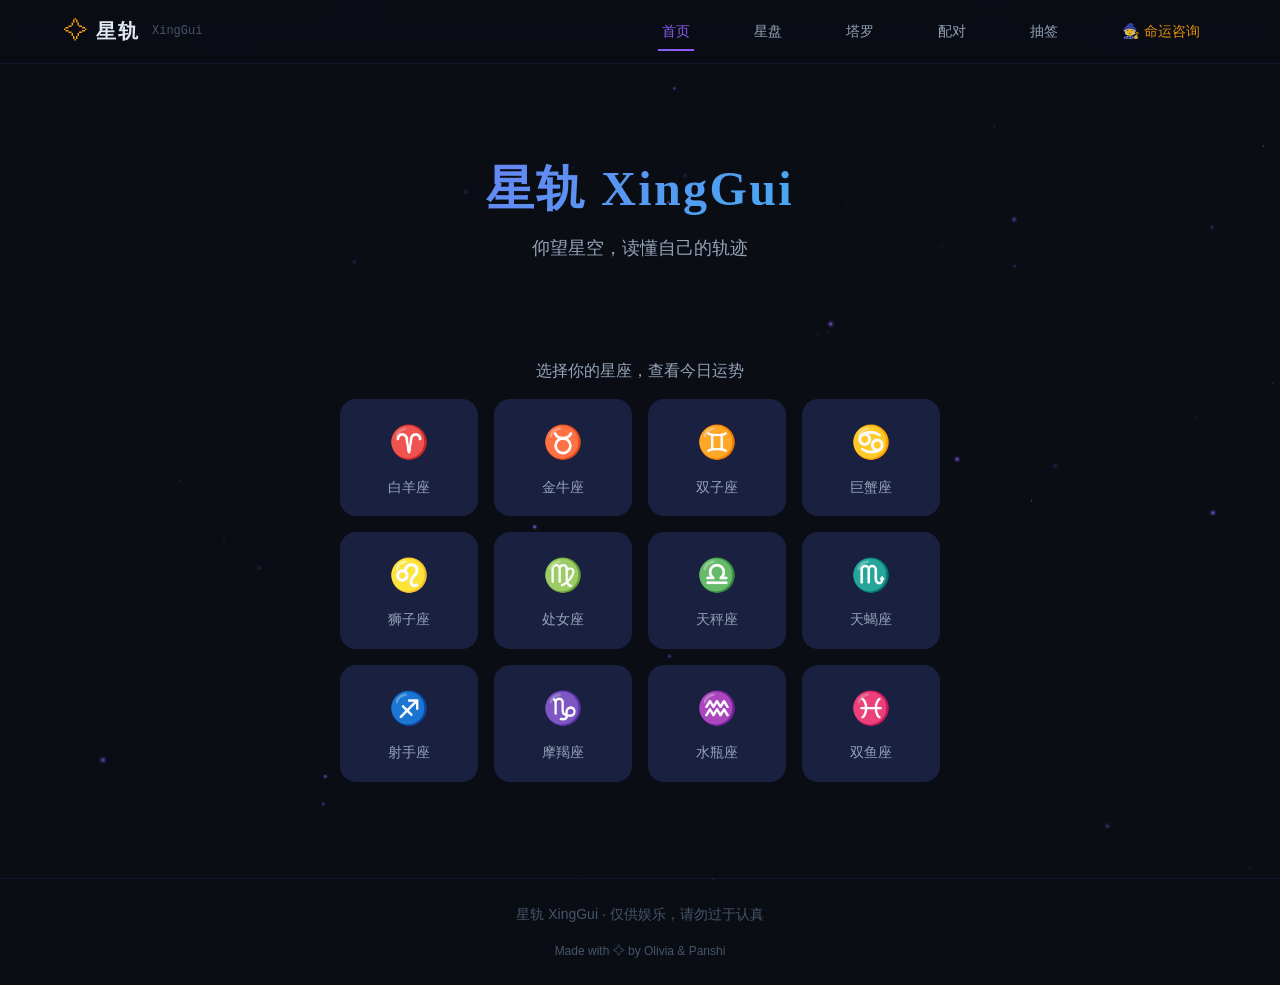
<file: index.html>
<!DOCTYPE html>
<html lang="zh-CN">
<head>
  <meta charset="UTF-8">
  <meta name="viewport" content="width=device-width, initial-scale=1.0">
  <title>星轨 XingGui — 玄学与星座运势</title>
  <meta name="description" content="仰望星空，读懂自己的轨迹。星座运势、星盘分析、塔罗占卜、签文解读。">
  <!-- Fonts: use system fonts as fallback -->
  <style>
    :root {
      --font-display: 'Cinzel', 'Songti SC', 'SimSun', serif;
      --font-body: 'Noto Sans SC', -apple-system, BlinkMacSystemFont, 'Segoe UI', sans-serif;
      --font-mono: 'Fira Code', 'Menlo', monospace;
    }
  </style>
  <link rel="stylesheet" href="css/variables.css">
  <link rel="stylesheet" href="css/base.css">
  <link rel="stylesheet" href="css/components.css">
  <link rel="stylesheet" href="css/pages.css">
  <link rel="icon" href="data:image/svg+xml,<svg xmlns='http://www.w3.org/2000/svg' viewBox='0 0 100 100'><text y='.9em' font-size='90'>🌟</text></svg>">
</head>
<body>
  <!-- Star dust canvas background -->
  <canvas id="starCanvas"></canvas>

  <!-- Header -->
  <header class="header">
    <div class="header-inner">
      <a href="#/" class="logo">
        <span class="logo-icon">✧</span>
        <span class="logo-text">星轨</span>
        <span class="logo-sub">XingGui</span>
      </a>
      <nav class="nav" id="mainNav">
        <a href="#/" class="nav-link" data-page="home">首页</a>
        <a href="#/chart" class="nav-link" data-page="chart">星盘</a>
        <a href="#/tarot" class="nav-link" data-page="tarot">塔罗</a>
        <a href="#/compatibility" class="nav-link" data-page="compatibility">配对</a>
        <a href="#/fortune" class="nav-link" data-page="fortune">抽签</a>
        <a href="#/fate" class="nav-link nav-link-fate" data-page="fate">🧙 命运咨询</a>
      </nav>
      <button class="nav-toggle" id="navToggle" aria-label="菜单">
        <span></span><span></span><span></span>
      </button>
    </div>
  </header>

  <!-- Main content -->
  <main class="main" id="app">
    <!-- Page content injected here -->
  </main>

  <!-- Footer -->
  <footer class="footer">
    <p>星轨 XingGui · 仅供娱乐，请勿过于认真</p>
    <p class="footer-sub">Made with ✧ by Olivia &amp; Panshi</p>
  </footer>

  <!-- Star dust particle effect -->
  <script src="js/utils/starfield.js"></script>
  <!-- Markdown parser + sanitizer -->
  <script src="js/marked.min.js"></script>
  <script src="js/purify.min.js"></script>
  <!-- Zi Wei Dou Shu library -->
  <script src="js/iztro.min.js"></script>
  <!-- Main app -->
  <script src="js/api.js"></script>
  <script src="js/app.js"></script>
</body>
</html>
</file>
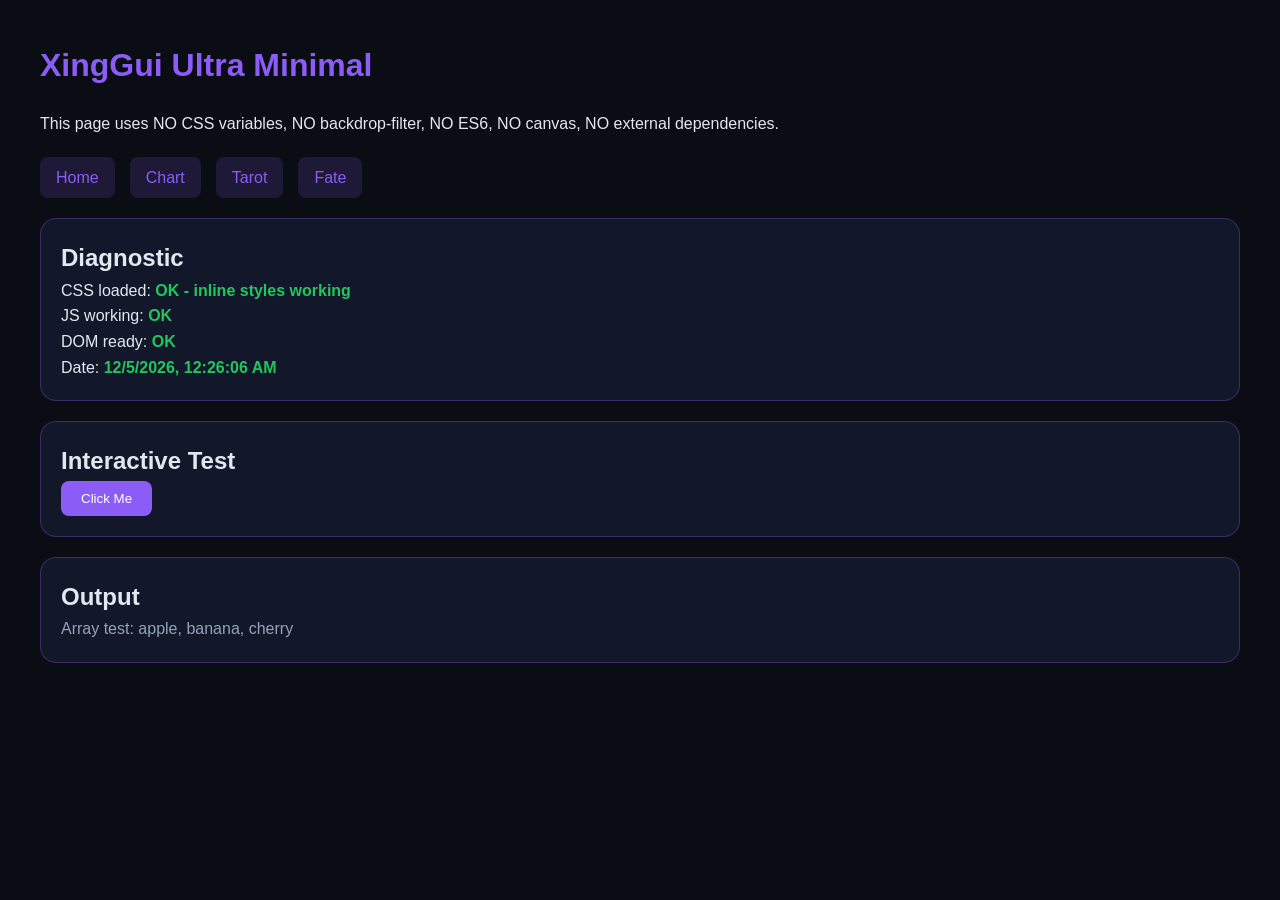
<file: index-test-minimal.html>
<!DOCTYPE html>
<html lang="zh-CN">
<head>
  <meta charset="UTF-8">
  <meta name="viewport" content="width=device-width, initial-scale=1.0">
  <title>XingGui - Ultra Minimal Test</title>
  <!-- NO external CSS files -->
  <!-- NO CSS variables -->
  <!-- NO backdrop-filter -->
  <style>
    * { box-sizing: border-box; margin: 0; padding: 0; }
    body {
      font-family: -apple-system, BlinkMacSystemFont, 'Segoe UI', sans-serif;
      background-color: #0a0d14;
      color: #e2e8f0;
      padding: 40px;
      line-height: 1.6;
    }
    h1 { color: #8b5cf6; margin-bottom: 20px; }
    .card {
      background: #12182a;
      padding: 20px;
      border-radius: 16px;
      margin: 20px 0;
      border: 1px solid rgba(139,92,246,0.3);
    }
    .status { font-weight: bold; }
    .ok { color: #22c55e; }
    .err { color: #ef4444; }
    nav { margin: 20px 0; display: flex; gap: 15px; flex-wrap: wrap; }
    a {
      color: #8b5cf6;
      text-decoration: none;
      padding: 8px 16px;
      background: rgba(139,92,246,0.15);
      border-radius: 8px;
    }
    a:hover { background: rgba(139,92,246,0.25); }
    #app { margin-top: 30px; }
  </style>
</head>
<body>
  <h1>XingGui Ultra Minimal</h1>
  <p>This page uses NO CSS variables, NO backdrop-filter, NO ES6, NO canvas, NO external dependencies.</p>
  
  <nav>
    <a href="#/">Home</a>
    <a href="#/chart">Chart</a>
    <a href="#/tarot">Tarot</a>
    <a href="#/fate">Fate</a>
  </nav>

  <div class="card">
    <h2>Diagnostic</h2>
    <p>CSS loaded: <span id="cssStatus" class="status">?</span></p>
    <p>JS working: <span id="jsStatus" class="status">?</span></p>
    <p>DOM ready: <span id="domStatus" class="status">?</span></p>
    <p>Date: <span id="dateStatus" class="status">?</span></p>
  </div>

  <div class="card">
    <h2>Interactive Test</h2>
    <button id="testBtn" style="padding:10px 20px;background:#8b5cf6;color:white;border:none;border-radius:8px;cursor:pointer;">Click Me</button>
    <span id="btnResult" style="margin-left:15px;"></span>
  </div>

  <div class="card">
    <h2>Output</h2>
    <div id="output" style="color:#94a3b8;">Waiting...</div>
  </div>

  <script>
    // No ES6 features - pure ES5
    document.getElementById('cssStatus').innerHTML = '<span class="ok">OK - inline styles working</span>';
    document.getElementById('domStatus').innerHTML = '<span class="ok">OK</span>';
    document.getElementById('jsStatus').innerHTML = '<span class="ok">OK</span>';
    document.getElementById('dateStatus').innerHTML = '<span class="ok">' + new Date().toLocaleString() + '</span>';

    // Simple array test (no arrow functions)
    var fruits = ['apple', 'banana', 'cherry'];
    var list = '';
    for (var i = 0; i < fruits.length; i++) {
      list += fruits[i];
      if (i < fruits.length - 1) list += ', ';
    }
    document.getElementById('output').textContent = 'Array test: ' + list;

    // Button test
    var btn = document.getElementById('testBtn');
    var result = document.getElementById('btnResult');
    btn.onclick = function() {
      result.innerHTML = '<span class="ok">Button works! ✓</span>';
    };

    // Log for debugging
    console.log('XingGui ultra minimal test loaded');
  </script>
</body>
</html>
</file>
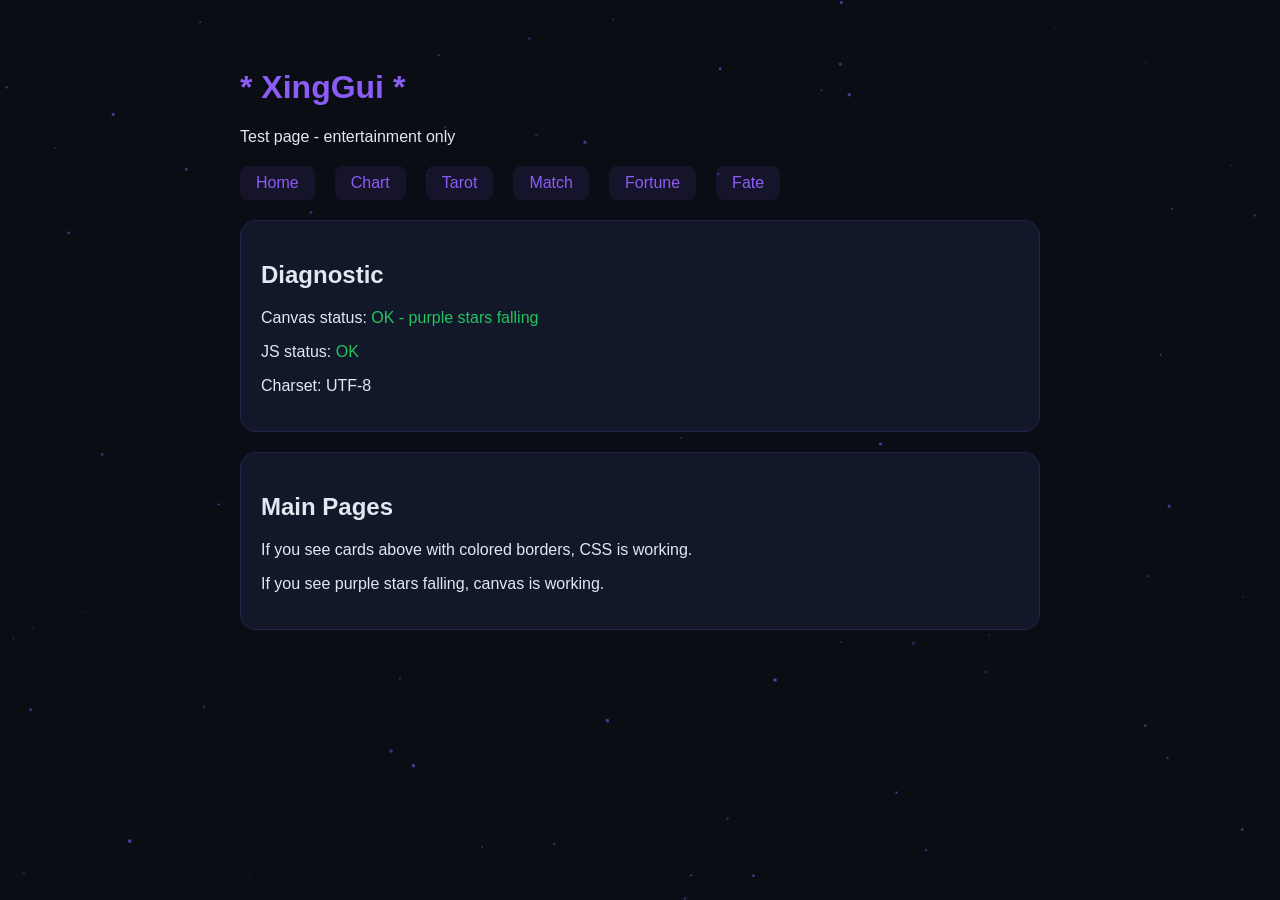
<file: index-test.html>
<!DOCTYPE html>
<html lang="zh-CN">
<head>
  <meta charset="UTF-8">
  <meta name="viewport" content="width=device-width, initial-scale=1.0">
  <title>XingGui - Diagnostic Test</title>
  <style>
    body { background: #0a0d14; color: #e2e8f0; font-family: -apple-system, BlinkMacSystemFont, sans-serif; padding: 40px; }
    h1 { color: #8b5cf6; }
    .nav { display: flex; gap: 20px; margin: 20px 0; flex-wrap: wrap; }
    a { color: #8b5cf6; text-decoration: none; padding: 8px 16px; background: rgba(139,92,246,0.1); border-radius: 8px; }
    .card { background: #12182a; padding: 20px; border-radius: 16px; margin: 20px 0; border: 1px solid rgba(139,92,246,0.15); }
    canvas { position: fixed; top: 0; left: 0; width: 100%; height: 100%; pointer-events: none; z-index: 0; }
    .content { position: relative; z-index: 1; max-width: 800px; margin: 0 auto; }
    .status-ok { color: #22c55e; }
    .status-err { color: #ef4444; }
  </style>
</head>
<body>
  <canvas id="starCanvas"></canvas>
  <div class="content">
    <h1>* XingGui *</h1>
    <p>Test page - entertainment only</p>
    <nav class="nav">
      <a href="#/">Home</a>
      <a href="#/chart">Chart</a>
      <a href="#/tarot">Tarot</a>
      <a href="#/compatibility">Match</a>
      <a href="#/fortune">Fortune</a>
      <a href="#/fate">Fate</a>
    </nav>
    <div class="card">
      <h2>Diagnostic</h2>
      <p>Canvas status: <span id="canvasStatus">testing...</span></p>
      <p>JS status: <span id="jsStatus">testing...</span></p>
      <p>Charset: UTF-8</p>
    </div>
    <div class="card">
      <h2>Main Pages</h2>
      <p>If you see cards above with colored borders, CSS is working.</p>
      <p>If you see purple stars falling, canvas is working.</p>
    </div>
  </div>
  <script>
    try {
      var canvas = document.getElementById('starCanvas');
      var ctx = canvas.getContext('2d');
      canvas.width = window.innerWidth;
      canvas.height = window.innerHeight;
      var particles = [];
      for (var i = 0; i < 100; i++) {
        particles.push({ x: Math.random() * canvas.width, y: Math.random() * canvas.height, size: Math.random() * 1.5 + 0.5, opacity: Math.random() * 0.5 + 0.2 });
      }
      function animate() {
        ctx.clearRect(0, 0, canvas.width, canvas.height);
        particles.forEach(function(p) {
          p.y -= 0.1;
          if (p.y < 0) p.y = canvas.height;
          ctx.beginPath();
          ctx.arc(p.x, p.y, p.size, 0, Math.PI * 2);
          ctx.fillStyle = 'rgba(139, 92, 246, ' + p.opacity + ')';
          ctx.fill();
        });
        requestAnimationFrame(animate);
      }
      animate();
      document.getElementById('canvasStatus').innerHTML = '<span class="status-ok">OK - purple stars falling</span>';
    } catch(e) {
      document.getElementById('canvasStatus').innerHTML = '<span class="status-err">ERROR: ' + e.message + '</span>';
    }
    try {
      document.getElementById('jsStatus').innerHTML = '<span class="status-ok">OK</span>';
    } catch(e) {
      document.getElementById('jsStatus').innerHTML = '<span class="status-err">ERROR: ' + e.message + '</span>';
    }
  </script>
</body>
</html>
</file>
<file: css/variables.css>
:root {
  /* Colors */
  --bg-primary: #0a0d14;
  --bg-secondary: #12182a;
  --bg-tertiary: #1a2140;
  --accent-purple: #8b5cf6;
  --accent-purple-dim: #7c3aed;
  --accent-gold: #f59e0b;
  --accent-cyan: #22d3ee;
  --text-primary: #e2e8f0;
  --text-secondary: #94a3b8;
  --text-muted: #475569;
  --danger: #ef4444;
  --warning: #f59e0b;
  --success: #22c55e;

  /* Typography */
  --font-display: 'Cinzel', serif;
  --font-body: 'Noto Sans SC', sans-serif;
  --font-mono: 'Fira Code', monospace;

  /* Spacing */
  --space-xs: 4px;
  --space-sm: 8px;
  --space-md: 16px;
  --space-lg: 24px;
  --space-xl: 32px;
  --space-2xl: 48px;
  --space-3xl: 64px;

  /* Borders */
  --radius-sm: 8px;
  --radius-md: 16px;
  --radius-lg: 24px;
  --radius-full: 9999px;

  /* Shadows */
  --shadow-card: 0 4px 24px rgba(0, 0, 0, 0.4);
  --shadow-glow-purple: 0 0 20px rgba(139, 92, 246, 0.3);
  --shadow-glow-gold: 0 0 20px rgba(245, 158, 11, 0.3);
  --shadow-glow-cyan: 0 0 20px rgba(34, 211, 238, 0.3);

  /* Transitions */
  --transition-fast: 150ms ease;
  --transition-normal: 300ms ease;
  --transition-slow: 500ms ease;

  /* Layout */
  --max-width: 1200px;
  --header-height: 64px;
}
</file>
<file: css/base.css>
*, *::before, *::after {
  box-sizing: border-box;
  margin: 0;
  padding: 0;
}

html {
  scroll-behavior: smooth;
}

body {
  font-family: var(--font-body);
  background-color: var(--bg-primary);
  color: var(--text-primary);
  line-height: 1.6;
  min-height: 100vh;
  overflow-x: hidden;
}

/* Scrollbar */
::-webkit-scrollbar {
  width: 8px;
  height: 8px;
}
::-webkit-scrollbar-track {
  background: var(--bg-secondary);
}
::-webkit-scrollbar-thumb {
  background: var(--bg-tertiary);
  border-radius: var(--radius-full);
}
::-webkit-scrollbar-thumb:hover {
  background: var(--accent-purple-dim);
}

/* Typography */
h1, h2, h3, h4, h5, h6 {
  font-family: var(--font-display);
  font-weight: 600;
  line-height: 1.2;
  letter-spacing: 0.05em;
}

h1 { font-size: 2.5rem; }
h2 { font-size: 2rem; }
h3 { font-size: 1.5rem; }
h4 { font-size: 1.25rem; }

p { margin-bottom: var(--space-md); }
p:last-child { margin-bottom: 0; }

a {
  color: var(--accent-purple);
  text-decoration: none;
  transition: color var(--transition-fast);
}
a:hover { color: var(--accent-cyan); }

button {
  font-family: var(--font-body);
  cursor: pointer;
  border: none;
  background: none;
}

input, select, textarea {
  font-family: var(--font-body);
  font-size: 1rem;
}

/* Utilities */
.container {
  max-width: var(--max-width);
  margin: 0 auto;
  padding: 0 var(--space-lg);
}

.text-center { text-align: center; }
.text-gold { color: var(--accent-gold); }
.text-cyan { color: var(--accent-cyan); }
.text-purple { color: var(--accent-purple); }
.text-muted { color: var(--text-muted); }
.text-secondary { color: var(--text-secondary); }

.hidden { display: none !important; }

/* Canvas background */
#starCanvas {
  position: fixed;
  top: 0;
  left: 0;
  width: 100%;
  height: 100%;
  pointer-events: none;
  z-index: 0;
}

/* Layout wrappers */
.header {
  position: fixed;
  top: 0;
  left: 0;
  right: 0;
  height: var(--header-height);
  background: rgba(10, 13, 20, 0.85);
  backdrop-filter: blur(12px);
  -webkit-backdrop-filter: blur(12px);
  border-bottom: 1px solid rgba(139, 92, 246, 0.1);
  z-index: 100;
}

.header-inner {
  max-width: var(--max-width);
  margin: 0 auto;
  padding: 0 var(--space-lg);
  height: 100%;
  display: flex;
  align-items: center;
  justify-content: space-between;
}

.main {
  position: relative;
  z-index: 1;
  min-height: calc(100vh - var(--header-height) - 80px);
  padding-top: calc(var(--header-height) + var(--space-xl));
  padding-bottom: var(--space-3xl);
}

.footer {
  position: relative;
  z-index: 1;
  text-align: center;
  padding: var(--space-lg);
  color: var(--text-muted);
  font-size: 0.875rem;
  border-top: 1px solid rgba(139, 92, 246, 0.1);
}

.footer-sub {
  margin-top: var(--space-xs);
  font-size: 0.75rem;
  color: var(--text-muted);
}

/* Mobile nav */
.nav-toggle {
  display: none;
  flex-direction: column;
  gap: 5px;
  padding: var(--space-sm);
  background: none;
  border: none;
  cursor: pointer;
}

.nav-toggle span {
  display: block;
  width: 24px;
  height: 2px;
  background: var(--text-primary);
  transition: var(--transition-fast);
}

@media (max-width: 768px) {
  .nav {
    position: fixed;
    top: var(--header-height);
    left: 0;
    right: 0;
    background: rgba(10, 13, 20, 0.98);
    backdrop-filter: blur(12px);
    flex-direction: column;
    padding: var(--space-lg);
    gap: var(--space-md);
    transform: translateY(-100%);
    opacity: 0;
    pointer-events: none;
    transition: var(--transition-normal);
  }

  .nav.active {
    transform: translateY(0);
    opacity: 1;
    pointer-events: auto;
  }

  .nav-toggle {
    display: flex;
  }
}

/* Page fade in */
.page-enter {
  animation: fadeIn 0.3s ease forwards;
}

@keyframes fadeIn {
  from { opacity: 0; transform: translateY(10px); }
  to { opacity: 1; transform: translateY(0); }
}

/* Skeleton loading */
.skeleton {
  background: linear-gradient(
    90deg,
    var(--bg-secondary) 25%,
    var(--bg-tertiary) 50%,
    var(--bg-secondary) 75%
  );
  background-size: 200% 100%;
  animation: shimmer 1.5s infinite;
  border-radius: var(--radius-sm);
}

@keyframes shimmer {
  0% { background-position: 200% 0; }
  100% { background-position: -200% 0; }
}


.nav-link-fate {
  color: var(--accent-gold) !important;
  opacity: 0.9;
}

.nav-link-fate:hover {
  opacity: 1;
}
</file>
<file: css/components.css>
/* ===== Logo ===== */
.logo {
  display: flex;
  align-items: center;
  gap: var(--space-sm);
  color: var(--text-primary);
  text-decoration: none;
}

.logo-icon {
  font-size: 1.5rem;
  color: var(--accent-gold);
  animation: pulse 3s ease-in-out infinite;
}

@keyframes pulse {
  0%, 100% { opacity: 1; }
  50% { opacity: 0.6; }
}

.logo-text {
  font-family: var(--font-display);
  font-size: 1.25rem;
  font-weight: 700;
  letter-spacing: 0.1em;
}

.logo-sub {
  font-family: var(--font-mono);
  font-size: 0.75rem;
  color: var(--text-muted);
  margin-left: var(--space-xs);
}

/* ===== Nav ===== */
.nav {
  display: flex;
  gap: var(--space-xl);
}

.nav-link {
  font-size: 0.9rem;
  color: var(--text-secondary);
  padding: var(--space-sm) var(--space-md);
  border-radius: var(--radius-sm);
  transition: var(--transition-fast);
  position: relative;
}

.nav-link::after {
  content: '';
  position: absolute;
  bottom: 0;
  left: 50%;
  width: 0;
  height: 2px;
  background: var(--accent-purple);
  transition: var(--transition-normal);
  transform: translateX(-50%);
}

.nav-link:hover {
  color: var(--text-primary);
}

.nav-link:hover::after,
.nav-link.active::after {
  width: 60%;
}

.nav-link.active {
  color: var(--accent-purple);
}

/* ===== Buttons ===== */
.btn {
  display: inline-flex;
  align-items: center;
  justify-content: center;
  gap: var(--space-sm);
  padding: var(--space-md) var(--space-xl);
  border-radius: var(--radius-sm);
  font-size: 1rem;
  font-weight: 500;
  transition: var(--transition-fast);
  cursor: pointer;
  border: none;
}

.btn-primary {
  background: var(--accent-purple);
  color: white;
  box-shadow: var(--shadow-glow-purple);
}

.btn-primary:hover {
  background: var(--accent-purple-dim);
  transform: translateY(-2px);
  box-shadow: 0 0 30px rgba(139, 92, 246, 0.5);
}

.btn-secondary {
  background: transparent;
  color: var(--accent-purple);
  border: 1px solid var(--accent-purple);
}

.btn-secondary:hover {
  background: rgba(139, 92, 246, 0.1);
  transform: translateY(-2px);
}

.btn-ghost {
  background: transparent;
  color: var(--text-secondary);
}

.btn-ghost:hover {
  color: var(--text-primary);
  background: rgba(255, 255, 255, 0.05);
}

.btn:disabled {
  opacity: 0.5;
  cursor: not-allowed;
  transform: none !important;
}

/* ===== Cards ===== */
.card {
  background: var(--bg-secondary);
  border-radius: var(--radius-md);
  padding: var(--space-xl);
  box-shadow: var(--shadow-card);
  border: 1px solid rgba(139, 92, 246, 0.08);
  transition: var(--transition-normal);
}

.card:hover {
  border-color: rgba(139, 92, 246, 0.2);
  box-shadow: var(--shadow-card), var(--shadow-glow-purple);
  transform: translateY(-4px);
}

.card-header {
  margin-bottom: var(--space-lg);
  padding-bottom: var(--space-md);
  border-bottom: 1px solid rgba(139, 92, 246, 0.1);
}

.card-title {
  font-family: var(--font-display);
  font-size: 1.25rem;
  color: var(--accent-purple);
}

/* ===== Forms ===== */
.form-group {
  margin-bottom: var(--space-lg);
}

.form-label {
  display: block;
  margin-bottom: var(--space-sm);
  font-size: 0.9rem;
  color: var(--text-secondary);
}

.form-input {
  width: 100%;
  padding: var(--space-md);
  background: var(--bg-tertiary);
  border: 1px solid rgba(139, 92, 246, 0.2);
  border-radius: var(--radius-sm);
  color: var(--text-primary);
  font-size: 1rem;
  transition: var(--transition-fast);
}

.form-input:focus {
  outline: none;
  border-color: var(--accent-purple);
  box-shadow: 0 0 0 3px rgba(139, 92, 246, 0.15);
}

.form-input::placeholder {
  color: var(--text-muted);
}

.form-select {
  appearance: none;
  background-image: url("data:image/svg+xml,%3Csvg xmlns='http://www.w3.org/2000/svg' width='12' height='12' fill='%2394a3b8' viewBox='0 0 16 16'%3E%3Cpath d='M8 11L3 6h10l-5 5z'/%3E%3C/svg%3E");
  background-repeat: no-repeat;
  background-position: right var(--space-md) center;
  padding-right: var(--space-2xl);
}

/* ===== Zodiac Grid ===== */
.zodiac-grid {
  display: grid;
  grid-template-columns: repeat(4, 1fr);
  gap: var(--space-md);
}

.zodiac-item {
  display: flex;
  flex-direction: column;
  align-items: center;
  gap: var(--space-sm);
  padding: var(--space-md);
  background: var(--bg-tertiary);
  border: 2px solid transparent;
  border-radius: var(--radius-md);
  cursor: pointer;
  transition: var(--transition-fast);
}

.zodiac-item:hover {
  border-color: rgba(139, 92, 246, 0.3);
  transform: scale(1.05);
}

.zodiac-item.selected {
  border-color: var(--accent-gold);
  background: rgba(245, 158, 11, 0.1);
  box-shadow: var(--shadow-glow-gold);
}

.zodiac-icon {
  font-size: 2rem;
  transition: var(--transition-fast);
}

.zodiac-name {
  font-size: 0.85rem;
  color: var(--text-secondary);
}

.zodiac-item.selected .zodiac-name {
  color: var(--accent-gold);
}

@media (max-width: 768px) {
  .zodiac-grid {
    grid-template-columns: repeat(3, 1fr);
  }
}

/* ===== Fortune Score ===== */
.fortune-score {
  display: flex;
  flex-direction: column;
  align-items: center;
  gap: var(--space-md);
  padding: var(--space-xl);
}

.score-circle {
  position: relative;
  width: 120px;
  height: 120px;
}

.score-circle svg {
  transform: rotate(-90deg);
}

.score-circle-bg {
  fill: none;
  stroke: var(--bg-tertiary);
  stroke-width: 8;
}

.score-circle-fill {
  fill: none;
  stroke: url(#scoreGradient);
  stroke-width: 8;
  stroke-linecap: round;
  stroke-dasharray: 339.292;
  stroke-dashoffset: 339.292;
  transition: stroke-dashoffset 1.5s ease-out;
}

.score-number {
  position: absolute;
  top: 50%;
  left: 50%;
  transform: translate(-50%, -50%);
  font-family: var(--font-mono);
  font-size: 2rem;
  font-weight: 700;
  color: var(--accent-gold);
}

.score-label {
  font-size: 0.9rem;
  color: var(--text-muted);
  text-transform: uppercase;
  letter-spacing: 0.1em;
}

/* ===== Progress Bars ===== */
.progress-item {
  margin-bottom: var(--space-md);
}

.progress-header {
  display: flex;
  justify-content: space-between;
  margin-bottom: var(--space-xs);
  font-size: 0.9rem;
}

.progress-label {
  color: var(--text-secondary);
}

.progress-value {
  font-family: var(--font-mono);
  color: var(--accent-cyan);
}

.progress-bar {
  height: 6px;
  background: var(--bg-tertiary);
  border-radius: var(--radius-full);
  overflow: hidden;
}

.progress-fill {
  height: 100%;
  background: linear-gradient(90deg, var(--accent-purple), var(--accent-cyan));
  border-radius: var(--radius-full);
  width: 0;
  transition: width 1s ease-out;
}

/* ===== Stars ===== */
.stars {
  display: flex;
  gap: var(--space-xs);
}

.star {
  font-size: 1.25rem;
  color: var(--text-muted);
  transition: var(--transition-fast);
}

.star.filled {
  color: var(--accent-gold);
  animation: starPop 0.3s ease forwards;
}

@keyframes starPop {
  0% { transform: scale(0); }
  50% { transform: scale(1.3); }
  100% { transform: scale(1); }
}

/* ===== Lucky Info ===== */
.lucky-info {
  display: flex;
  gap: var(--space-lg);
  flex-wrap: wrap;
  justify-content: center;
}

.lucky-item {
  display: flex;
  flex-direction: column;
  align-items: center;
  gap: var(--space-xs);
  padding: var(--space-md);
  background: var(--bg-tertiary);
  border-radius: var(--radius-sm);
  min-width: 80px;
}

.lucky-icon {
  font-size: 1.5rem;
}

.lucky-label {
  font-size: 0.75rem;
  color: var(--text-muted);
  text-transform: uppercase;
  letter-spacing: 0.05em;
}

.lucky-value {
  font-family: var(--font-mono);
  font-size: 1rem;
  color: var(--accent-gold);
}

/* ===== Fortune Tip ===== */
.fortune-tip {
  margin-top: var(--space-xl);
  padding: var(--space-lg);
  background: rgba(139, 92, 246, 0.1);
  border-left: 3px solid var(--accent-purple);
  border-radius: 0 var(--radius-sm) var(--radius-sm) 0;
  font-style: italic;
  color: var(--text-secondary);
}

/* ===== Tarot Card ===== */
.tarot-container {
  perspective: 1000px;
  display: flex;
  justify-content: center;
  gap: var(--space-lg);
  flex-wrap: wrap;
}

.tarot-card {
  position: relative;
  width: 160px;
  height: 240px;
  cursor: pointer;
  transform-style: preserve-3d;
  transition: transform 0.8s ease;
}

.tarot-card.flipped {
  transform: rotateY(180deg);
}

.tarot-card.reversed {
  transform: rotateY(180deg) scaleY(-1);
}

.tarot-card.reversed.flipped {
  transform: rotateY(0deg) scaleY(-1);
}

.tarot-front,
.tarot-back {
  position: absolute;
  width: 100%;
  height: 100%;
  backface-visibility: hidden;
  border-radius: var(--radius-md);
  display: flex;
  flex-direction: column;
  align-items: center;
  justify-content: center;
  padding: var(--space-md);
}

.tarot-back {
  background: linear-gradient(135deg, #1a1a2e 0%, #16213e 50%, #0f0f23 100%);
  border: 2px solid var(--accent-gold);
  box-shadow: var(--shadow-card);
}

.tarot-back-pattern {
  width: 100%;
  height: 100%;
  border: 1px solid rgba(245, 158, 11, 0.3);
  border-radius: var(--radius-sm);
  display: flex;
  align-items: center;
  justify-content: center;
  font-size: 3rem;
  color: var(--accent-gold);
}

.tarot-front {
  background: var(--bg-secondary);
  border: 2px solid var(--accent-purple);
  transform: rotateY(180deg);
  text-align: center;
  box-shadow: var(--shadow-card);
}

.tarot-name {
  font-family: var(--font-display);
  font-size: 0.9rem;
  color: var(--accent-purple);
  margin-bottom: var(--space-sm);
}

.tarot-meaning {
  font-size: 0.8rem;
  color: var(--text-secondary);
  line-height: 1.4;
}

/* ===== Fortune Stick ===== */
.fortune-stick-container {
  display: flex;
  flex-direction: column;
  align-items: center;
  gap: var(--space-xl);
}

.fortune-bamboo {
  position: relative;
  width: 120px;
  height: 300px;
  cursor: pointer;
  transition: transform 0.1s;
}

.fortune-bamboo.shaking {
  animation: shake 0.5s ease-in-out infinite;
}

@keyframes shake {
  0%, 100% { transform: rotate(-3deg); }
  50% { transform: rotate(3deg); }
}

.fortune-bamboo-body {
  position: absolute;
  bottom: 0;
  left: 50%;
  transform: translateX(-50%);
  width: 60px;
  height: 200px;
  background: linear-gradient(90deg, #8B7355 0%, #A0896C 50%, #8B7355 100%);
  border-radius: var(--radius-sm) var(--radius-sm) var(--radius-lg) var(--radius-lg);
  box-shadow: inset -5px 0 10px rgba(0,0,0,0.3);
}

.fortune-bamboo-joint {
  position: absolute;
  left: 50%;
  transform: translateX(-50%);
  width: 64px;
  height: 8px;
  background: linear-gradient(90deg, #6B5344 0%, #8B7355 50%, #6B5344 100%);
  border-radius: 2px;
}

.fortune-bamboo-joint:nth-child(2) { bottom: 60px; }
.fortune-bamboo-joint:nth-child(3) { bottom: 130px; }

.fortune-stick-result {
  display: none;
  flex-direction: column;
  align-items: center;
  gap: var(--space-md);
  padding: var(--space-xl);
  background: var(--bg-secondary);
  border-radius: var(--radius-md);
  border: 2px solid;
  text-align: center;
  animation: fadeIn 0.5s ease;
}

.fortune-stick-result.show {
  display: flex;
}

.fortune-stick-result.great-good { border-color: var(--success); }
.fortune-stick-result.good { border-color: var(--accent-cyan); }
.fortune-stick-result.moderate { border-color: var(--accent-gold); }
.fortune-stick-result.bad { border-color: var(--warning); }
.fortune-stick-result.great-bad { border-color: var(--danger); }

.result-level {
  font-family: var(--font-display);
  font-size: 1.5rem;
  padding: var(--space-sm) var(--space-lg);
  border-radius: var(--radius-sm);
}

.great-good .result-level { background: rgba(34, 197, 94, 0.2); color: var(--success); }
.good .result-level { background: rgba(34, 211, 238, 0.2); color: var(--accent-cyan); }
.moderate .result-level { background: rgba(245, 158, 11, 0.2); color: var(--accent-gold); }
.bad .result-level { background: rgba(245, 158, 11, 0.2); color: var(--warning); }
.great-bad .result-level { background: rgba(239, 68, 68, 0.2); color: var(--danger); }

.result-text {
  font-size: 1.1rem;
  line-height: 1.8;
  max-width: 400px;
}

/* ===== Section Title ===== */
.section-title {
  text-align: center;
  margin-bottom: var(--space-2xl);
}

.section-title h2 {
  font-family: var(--font-display);
  color: var(--accent-purple);
  margin-bottom: var(--space-sm);
}

.section-title p {
  color: var(--text-muted);
  font-size: 0.95rem;
}
</file>
<file: css/pages.css>
/* ===== Home Page ===== */
.home-hero {
  text-align: center;
  padding: var(--space-3xl) 0;
}

.home-hero h1 {
  font-size: 3rem;
  margin-bottom: var(--space-md);
  background: linear-gradient(135deg, var(--accent-purple), var(--accent-cyan));
  -webkit-background-clip: text;
  -webkit-text-fill-color: transparent;
  background-clip: text;
}

.home-hero p {
  font-size: 1.1rem;
  color: var(--text-secondary);
  max-width: 500px;
  margin: 0 auto var(--space-xl);
}

.home-content {
  max-width: 600px;
  margin: 0 auto;
}

.home-zodiac-select {
  margin-bottom: var(--space-xl);
}

.home-zodiac-label {
  text-align: center;
  margin-bottom: var(--space-md);
  font-size: 1rem;
  color: var(--text-secondary);
}

/* ===== Chart Page ===== */
.chart-container {
  max-width: 800px;
  margin: 0 auto;
}

.chart-form {
  background: var(--bg-secondary);
  border-radius: var(--radius-md);
  padding: var(--space-xl);
  margin-bottom: var(--space-xl);
}

.chart-form-row {
  display: grid;
  grid-template-columns: repeat(3, 1fr);
  gap: var(--space-lg);
}

@media (max-width: 768px) {
  .chart-form-row {
    grid-template-columns: 1fr;
  }
}

.chart-result {
  display: none;
}

.chart-result.show {
  display: block;
  animation: fadeIn 0.5s ease;
}

.chart-main-signs {
  display: grid;
  grid-template-columns: repeat(3, 1fr);
  gap: var(--space-lg);
  margin-bottom: var(--space-xl);
}

.main-sign {
  text-align: center;
  padding: var(--space-xl);
  background: var(--bg-secondary);
  border-radius: var(--radius-md);
  border: 1px solid rgba(139, 92, 246, 0.1);
}

.main-sign-icon {
  font-size: 3rem;
  margin-bottom: var(--space-md);
}

.main-sign-label {
  font-size: 0.85rem;
  color: var(--text-muted);
  text-transform: uppercase;
  letter-spacing: 0.1em;
  margin-bottom: var(--space-xs);
}

.main-sign-value {
  font-family: var(--font-display);
  font-size: 1.5rem;
  color: var(--accent-gold);
}

/* ===== Tarot Page ===== */
.tarot-layout {
  max-width: 900px;
  margin: 0 auto;
}

.tarot-mode-select {
  display: flex;
  justify-content: center;
  gap: var(--space-lg);
  margin-bottom: var(--space-xl);
}

.tarot-mode-btn {
  padding: var(--space-md) var(--space-xl);
  background: var(--bg-secondary);
  border: 1px solid rgba(139, 92, 246, 0.2);
  border-radius: var(--radius-sm);
  color: var(--text-secondary);
  cursor: pointer;
  transition: var(--transition-fast);
}

.tarot-mode-btn:hover,
.tarot-mode-btn.active {
  border-color: var(--accent-purple);
  color: var(--accent-purple);
  background: rgba(139, 92, 246, 0.1);
}

.tarot-draw-btn {
  display: block;
  margin: var(--space-xl) auto 0;
}

.tarot-reading {
  display: none;
  margin-top: var(--space-xl);
  text-align: center;
}

.tarot-reading.show {
  display: block;
  animation: fadeIn 0.5s ease;
}

.tarot-reading-title {
  font-family: var(--font-display);
  font-size: 1.25rem;
  color: var(--accent-purple);
  margin-bottom: var(--space-lg);
}

.tarot-position-meanings {
  display: flex;
  justify-content: center;
  gap: var(--space-xl);
  margin-top: var(--space-xl);
  flex-wrap: wrap;
}

.tarot-position {
  padding: var(--space-lg);
  background: var(--bg-secondary);
  border-radius: var(--radius-md);
  min-width: 200px;
  text-align: center;
}

.tarot-position-label {
  font-size: 0.85rem;
  color: var(--text-muted);
  text-transform: uppercase;
  letter-spacing: 0.1em;
  margin-bottom: var(--space-sm);
}

.tarot-position-name {
  font-family: var(--font-display);
  font-size: 1.1rem;
  color: var(--accent-gold);
  margin-bottom: var(--space-sm);
}

.tarot-position-meaning {
  font-size: 0.9rem;
  color: var(--text-secondary);
}

/* ===== Compatibility Page ===== */
.compat-container {
  max-width: 700px;
  margin: 0 auto;
}

.compat-form {
  background: var(--bg-secondary);
  border-radius: var(--radius-md);
  padding: var(--space-xl);
  margin-bottom: var(--space-xl);
}

.compat-form-row {
  display: grid;
  grid-template-columns: repeat(2, 1fr);
  gap: var(--space-lg);
  margin-bottom: var(--space-lg);
}

.compat-vs {
  display: flex;
  align-items: center;
  justify-content: center;
  font-family: var(--font-display);
  font-size: 1.5rem;
  color: var(--accent-purple);
}

@media (max-width: 768px) {
  .compat-form-row {
    grid-template-columns: 1fr;
  }
  .compat-vs {
    padding: var(--space-md) 0;
  }
}

.compat-result {
  display: none;
}

.compat-result.show {
  display: block;
  animation: fadeIn 0.5s ease;
}

.compat-score-section {
  text-align: center;
  margin-bottom: var(--space-xl);
}

.compat-score-circle {
  width: 180px;
  height: 180px;
  margin: 0 auto var(--space-lg);
}

.compat-details {
  display: grid;
  grid-template-columns: repeat(2, 1fr);
  gap: var(--space-lg);
}

@media (max-width: 768px) {
  .compat-details {
    grid-template-columns: 1fr;
  }
}

.compat-detail-card {
  padding: var(--space-lg);
  background: var(--bg-secondary);
  border-radius: var(--radius-md);
  text-align: center;
}

.compat-detail-label {
  font-size: 0.85rem;
  color: var(--text-muted);
  margin-bottom: var(--space-sm);
}

.compat-detail-value {
  font-family: var(--font-mono);
  font-size: 1.5rem;
  color: var(--accent-cyan);
}

.compat-analysis {
  margin-top: var(--space-xl);
  padding: var(--space-xl);
  background: var(--bg-secondary);
  border-radius: var(--radius-md);
}

.compat-analysis h3 {
  font-family: var(--font-display);
  color: var(--accent-purple);
  margin-bottom: var(--space-md);
}

.compat-analysis p {
  color: var(--text-secondary);
  line-height: 1.8;
}

/* ===== Fortune Page ===== */
.fortune-container {
  max-width: 500px;
  margin: 0 auto;
  text-align: center;
}

.fortune-question {
  margin-bottom: var(--space-xl);
}

.fortune-question-input {
  width: 100%;
  padding: var(--space-md);
  background: var(--bg-secondary);
  border: 1px solid rgba(139, 92, 246, 0.2);
  border-radius: var(--radius-sm);
  color: var(--text-primary);
  font-size: 1rem;
  text-align: center;
  transition: var(--transition-fast);
}

.fortune-question-input:focus {
  outline: none;
  border-color: var(--accent-purple);
  box-shadow: 0 0 0 3px rgba(139, 92, 246, 0.15);
}

.fortune-question-input::placeholder {
  color: var(--text-muted);
}

.fortune-bamboo-wrapper {
  display: flex;
  justify-content: center;
  margin: var(--space-xl) 0;
}

.fortune-instruction {
  color: var(--text-muted);
  font-size: 0.9rem;
}

.fortune-reset-btn {
  margin-top: var(--space-lg);
}
</file>
